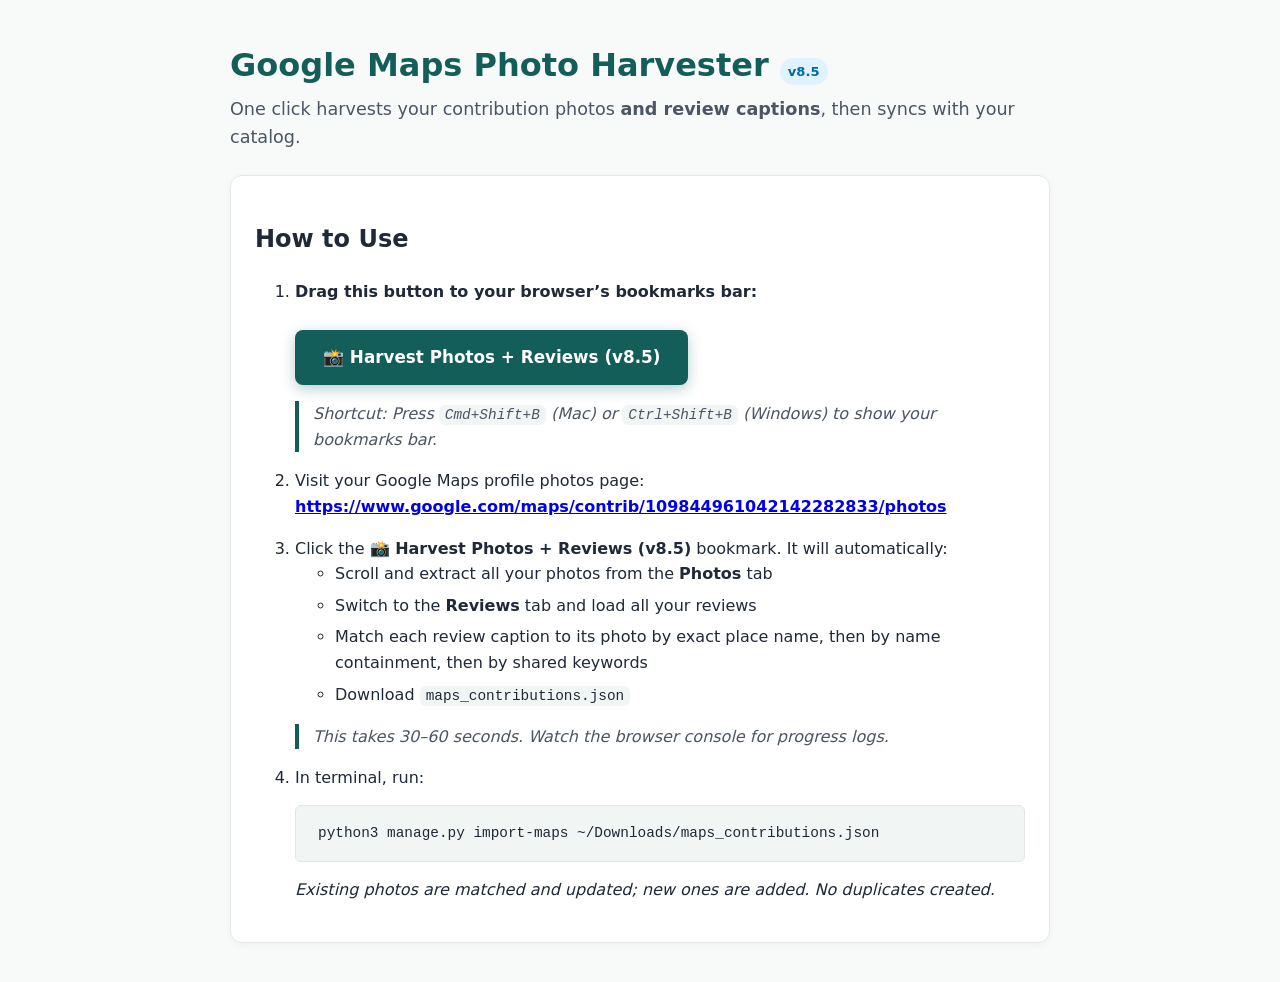
<file: tools/harvest_google_maps.html>
<!doctype html>
<html lang="en">
<head>
<meta charset="utf-8">
<meta name="viewport" content="width=device-width, initial-scale=1">
<title>Google Maps Photo Harvester · Quest for Signs of Life</title>
<style>
  :root { --accent: #135e58; --accent-hover: #0e4642; --bg: #f8faf9; --card: #ffffff; --text: #1f2937; --muted: #4b5563; }
  body { font-family: system-ui, -apple-system, sans-serif; line-height: 1.6; color: var(--text); background: var(--bg); max-width: 820px; margin: 40px auto; padding: 0 20px; }
  h1 { color: var(--accent); margin-bottom: 0.25rem; font-size: 2rem; }
  .tagline { color: var(--muted); margin-top: 0; font-size: 1.1rem; }
  .card { background: var(--card); border: 1px solid #e5e7eb; border-radius: 12px; padding: 24px; margin: 24px 0; box-shadow: 0 2px 8px rgba(0,0,0,0.04); }
  .btn-bookmarklet { display: inline-block; background: var(--accent); color: #fff !important; text-decoration: none; padding: 14px 28px; border-radius: 8px; font-weight: bold; cursor: move; box-shadow: 0 4px 14px rgba(19,94,88,0.3); font-size: 1.05rem; }
  .btn-bookmarklet:hover { background: var(--accent-hover); }
  code, pre { font-family: ui-monospace, SFMono-Regular, Menlo, monospace; font-size: 0.9rem; background: #f1f5f4; border-radius: 6px; }
  code { padding: 2px 6px; }
  pre { padding: 16px; overflow-x: auto; border: 1px solid #e2e8e5; }
  ol li { margin-bottom: 16px; }
  ul li { margin-bottom: 6px; }
  .tip { border-left: 4px solid var(--accent); padding-left: 14px; color: var(--muted); margin: 16px 0; }
  .badge { display: inline-block; background: #e0f2fe; color: #0369a1; padding: 3px 8px; border-radius: 999px; font-size: 0.82rem; font-weight: 600; }
</style>
</head>
<body>

<h1>Google Maps Photo Harvester <span class="badge">v8.5</span></h1>
<p class="tagline">One click harvests your contribution photos <strong>and review captions</strong>, then syncs with your catalog.</p>

<div class="card">
  <h2>How to Use</h2>
  <ol>
    <li>
      <strong>Drag this button to your browser&rsquo;s bookmarks bar:</strong><br><br>
      <a class="btn-bookmarklet" href="javascript:(async()=&gt;{const norm=s=&gt;(s||&#x27;&#x27;).toLowerCase().normalize(&#x27;NFD&#x27;).replace(/[\u0300-\u036f]/g,&#x27;&#x27;).replace(/[^a-z0-9]+/g,&#x27; &#x27;).trim();console.log(&#x27;%c[Harvester v8.5] Photos + Reviews...&#x27;,&#x27;color:#135e58;font-weight:bold;&#x27;);if(!location.href.includes(&#x27;/photos&#x27;)){const pt=Array.from(document.querySelectorAll(&#x27;button,[role=tab],a&#x27;)).find(t=&gt;(t.textContent||&#x27;&#x27;).trim().toLowerCase()===&#x27;photos&#x27;);if(pt){pt.click();await new Promise(r=&gt;setTimeout(r,2000));}}let sp=null;for(const d of document.querySelectorAll(&#x27;div&#x27;)){const s=window.getComputedStyle(d);if((s.overflowY===&#x27;auto&#x27;||s.overflowY===&#x27;scroll&#x27;)&amp;&amp;d.scrollHeight&gt;d.clientHeight+50){if((d.textContent||&#x27;&#x27;).includes(&#x27;Date&#x27;)){sp=d;break;}}}sp=sp||document.querySelector(&#x27;div[role=main]&#x27;)||document.body;let lh=0;for(let i=0;i&lt;15;i++){sp.scrollTop=sp.scrollHeight;await new Promise(r=&gt;setTimeout(r,500));if(sp.scrollHeight===lh&amp;&amp;i&gt;4)break;lh=sp.scrollHeight;}const clean=raw=&gt;{if(!raw)return null;const m=raw.match(/https?:\/\/[^&quot;&#x27;\)\s]+/);if(!m)return null;const u=m[0];if(/(\/a\/|\/ogw\/|default-user|avatar)/i.test(u))return null;if(/(googleusercontent\.com|ggpht\.com|googleapis\.com)/i.test(u)){if(/(\/p\/|gps-proxy|gps-cs|grass-cs|=w|=s|=h)/i.test(u)){return u.split(&#x27;=&#x27;)[0]+&#x27;=s1600&#x27;;}}return null;};const seen=new Set();const cand=Array.from(sp.querySelectorAll(&#x27;img,[style*=&quot;url(&quot;],div[role=img]&#x27;));const pes=[];for(const el of cand){const rect=el.getBoundingClientRect();if(rect.width&gt;0&amp;&amp;rect.width&lt;65)continue;let raw=el.tagName===&#x27;IMG&#x27;?(el.currentSrc||el.src||el.getAttribute(&#x27;data-src&#x27;)):(el.getAttribute(&#x27;style&#x27;)||window.getComputedStyle(el).backgroundImage);const high=clean(raw);if(!high||seen.has(high)||high.includes(&#x27;/a-/&#x27;))continue;seen.add(high);const photoCaption=(el.tagName===&#x27;IMG&#x27;?(el.getAttribute(&#x27;title&#x27;)||&#x27;&#x27;).trim():&#x27;&#x27;);pes.push({el,url:high,photoCaption});}const items=[];for(const{el,url,photoCaption}of pes){let curr=el,card=el;while(curr&amp;&amp;curr.parentElement&amp;&amp;curr.parentElement!==sp&amp;&amp;curr.parentElement!==document.body){const p=curr.parentElement;const txt=(p.textContent||&#x27;&#x27;).trim();if(txt.includes(&#x27;Local Guide&#x27;)||txt.includes(&#x27;Edit profile&#x27;)||txt.length&gt;280)break;card=p;curr=p;}let ael=card.querySelector(&#x27;[class*=&quot;fontBody&quot;],[class*=&quot;address&quot;]&#x27;);let cardCapEl=card.querySelector(&#x27;[class=&quot;caption&quot;],.caption,[class*=&quot;captionText&quot;]&#x27;);let cardCap=(cardCapEl?.textContent||&#x27;&#x27;).trim();let rawSub=(ael?.textContent||&#x27;&#x27;).trim();let placeType=&#x27;&#x27;;let loc=rawSub;if(rawSub.includes(&#x27;·&#x27;)){const parts=rawSub.split(&#x27;·&#x27;);placeType=parts[0].trim();loc=parts.slice(1).join(&#x27;·&#x27;).trim();}let title=&#x27;&#x27;;if(ael&amp;&amp;ael.previousElementSibling)title=(ael.previousElementSibling.textContent||&#x27;&#x27;).trim();if((!title||title.length&gt;60)&amp;&amp;ael&amp;&amp;ael.parentElement){const ptxt=(ael.parentElement.textContent||&#x27;&#x27;).trim();if(loc&amp;&amp;ptxt.includes(loc))title=ptxt.replace(loc,&#x27;&#x27;).trim();}if(!title||title.includes(&#x27;Local Guide&#x27;)||title.length&gt;60){let prev=card;while(prev){prev=prev.previousElementSibling||prev.parentElement;if(!prev||prev===sp||prev===document.body)break;const prevAel=prev.querySelector?.(&#x27;[class*=&quot;fontBody&quot;],[class*=&quot;address&quot;]&#x27;);if(prevAel){if(!loc)loc=(prevAel.textContent||&#x27;&#x27;).trim();if(prevAel.previousElementSibling)title=(prevAel.previousElementSibling.textContent||&#x27;&#x27;).trim();else if(prevAel.parentElement)title=(prevAel.parentElement.textContent||&#x27;&#x27;).replace(prevAel.textContent||&#x27;&#x27;,&#x27;&#x27;).trim();}if(!title){const ct=prev.querySelector?.(&#x27;[class*=&quot;fontHeadline&quot;],[class*=&quot;title&quot;],h1,h2,h3&#x27;)?.textContent?.trim();if(ct&amp;&amp;!ct.includes(&#x27;Local Guide&#x27;)&amp;&amp;ct.length&lt;60)title=ct;}if(title&amp;&amp;!title.includes(&#x27;Local Guide&#x27;)&amp;&amp;title.length&lt;60)break;}}title=title.replace(/\s+/g,&#x27; &#x27;).trim();loc=loc.replace(/\s+/g,&#x27; &#x27;).trim();if(!title||title.includes(&#x27;Local Guide&#x27;)||title.length&gt;60)title=&#x27;Photo Discovery&#x27;;const cat=/(sign|letras|i love|faro|tiny door)/i.test(title)?&#x27;Signs and Wonders&#x27;:/(sculpture|statue|monument|memorial|mural|obra|el lector|el vecino|lenda)/i.test(title)?&#x27;Public Art &amp; Sculptures&#x27;:&#x27;Travel Discoveries&#x27;;const mapUrl=`https://www.google.com/maps/search/?api=1&amp;query=${encodeURIComponent(title+(loc?&#x27; &#x27;+loc:&#x27;&#x27;))}`;const imgCap=cardCap||photoCaption;const caption=imgCap&amp;&amp;norm(imgCap)!==norm(title)?imgCap:&#x27;&#x27;;items.push({title,place_type:placeType,location:loc,caption,image_url:url,maps_url:mapUrl,category:cat});}const withCaption=items.filter(p=&gt;p.caption).length;console.log(`[Harvester] ${items.length} photos (${withCaption} with captions from Photos tab). Switching to Reviews...`);const rt=Array.from(document.querySelectorAll(&#x27;button,[role=tab],a&#x27;)).find(t=&gt;(t.textContent||&#x27;&#x27;).trim().toLowerCase()===&#x27;reviews&#x27;);if(rt){rt.click();await new Promise(r=&gt;setTimeout(r,2500));}let rsp=null;for(const d of document.querySelectorAll(&#x27;div&#x27;)){const s=window.getComputedStyle(d);if((s.overflowY===&#x27;auto&#x27;||s.overflowY===&#x27;scroll&#x27;)&amp;&amp;d.scrollHeight&gt;d.clientHeight+50){rsp=d;break;}}rsp=rsp||document.querySelector(&#x27;div[role=main]&#x27;)||document.body;let lhr=0;for(let i=0;i&lt;30;i++){rsp.scrollTop=rsp.scrollHeight;await new Promise(r=&gt;setTimeout(r,800));if(rsp.scrollHeight===lhr&amp;&amp;i&gt;5)break;lhr=rsp.scrollHeight;}const reviews=[];const ratingEls=Array.from(document.querySelectorAll(&#x27;[aria-label*=&quot;star&quot; i],[aria-label*=&quot;Rated&quot; i],[role=img][aria-label*=&quot;out of&quot;]&#x27;));const seenRev=new Set();const hasName=el=&gt;!!(el.querySelector(&#x27;a[href*=&quot;/maps/place/&quot;]&#x27;)||el.querySelector(&#x27;a[href*=&quot;maps.google.com&quot;]&#x27;)||el.querySelector(&#x27;[class*=&quot;fontHeadline&quot;],[class*=&quot;fontTitle&quot;]&#x27;)||el.querySelector(&#x27;h2,h3&#x27;));for(const ratingEl of ratingEls){const reviewContainer=ratingEl.closest(&#x27;[data-irrelevant-review-text-id]&#x27;);let card=ratingEl;for(let i=0;i&lt;8;i++){if(!card.parentElement||card.parentElement===rsp||card.parentElement===document.body)break;card=card.parentElement;if((card.textContent||&#x27;&#x27;).trim().length&gt;100)break;}if(!hasName(card)&amp;&amp;card.parentElement&amp;&amp;card.parentElement!==rsp&amp;&amp;card.parentElement!==document.body){card=card.parentElement;}const nameEl=card.querySelector(&#x27;a[href*=&quot;/maps/place/&quot;]&#x27;)||card.querySelector(&#x27;a[href*=&quot;maps.google.com&quot;]&#x27;)||card.querySelector(&#x27;[class*=&quot;fontHeadline&quot;],[class*=&quot;fontTitle&quot;]&#x27;)||card.querySelector(&#x27;h2,h3&#x27;);let name=(nameEl?.textContent||&#x27;&#x27;).trim().replace(/\s+/g,&#x27; &#x27;).slice(0,80);if(!name&amp;&amp;reviewContainer){const shareBtn=reviewContainer.querySelector(&#x27;button[aria-label^=&quot;Share &quot;]&#x27;);if(shareBtn){name=(shareBtn.getAttribute(&#x27;aria-label&#x27;)||&#x27;&#x27;).replace(/^Share\s+/,&#x27;&#x27;).replace(/[&#x27;&#x27;]\s*s review\.?\s*$/i,&#x27;&#x27;).trim().slice(0,80);}}if(!name||seenRev.has(name))continue;seenRev.add(name);const locEls=card.querySelectorAll(&#x27;[class*=&quot;fontBody&quot;],[class*=&quot;address&quot;]&#x27;);const locTexts=Array.from(locEls).map(el=&gt;el.textContent.trim()).filter(t=&gt;t&amp;&amp;t!==name&amp;&amp;t.length&lt;150&amp;&amp;!/(star|review|\d+\s+(month|year|week))/i.test(t));let rType=&#x27;&#x27;;let rloc=locTexts[0]||&#x27;&#x27;;for(const txt of locTexts){if(txt.includes(&#x27;·&#x27;)){const parts=txt.split(&#x27;·&#x27;);rType=parts[0].trim();rloc=parts.slice(1).join(&#x27;·&#x27;).trim();break;}}let reviewEl=null;if(reviewContainer){const rid=reviewContainer.getAttribute(&#x27;data-irrelevant-review-text-id&#x27;);reviewEl=rid?document.getElementById(rid):reviewContainer.querySelector(&#x27;[id][lang]&#x27;);}else{reviewEl=card.querySelector(&#x27;[id][lang]&#x27;);}if(!reviewEl){reviewEl=(reviewContainer||card).querySelector(&#x27;span.wiI7m,div.MyEned,[class*=&quot;review-text&quot;],[class*=&quot;reviewText&quot;]&#x27;);}const review=(reviewEl?.textContent||&#x27;&#x27;).trim().replace(/\s*see\s+more\s*$/i,&#x27;&#x27;).trim();const photoBtns=(reviewContainer||card).querySelectorAll(&#x27;button[data-tooltip]&#x27;);const tooltip=Array.from(photoBtns).map(b=&gt;(b.getAttribute(&#x27;data-tooltip&#x27;)||&#x27;&#x27;).trim()).filter(t=&gt;t)[0]||&#x27;&#x27;;if(review.length&gt;=5||tooltip)reviews.push({name,location:rloc,place_type:rType,review,tooltip});}console.log(`[Harvester] ${reviews.length} reviews. Matching uncaptioned photos...`);const revByTitle=new Map();for(const rev of reviews){const key=norm(rev.name);if(key&amp;&amp;!revByTitle.has(key))revByTitle.set(key,rev);}let matched=0;for(const photo of items){if(photo.caption)continue;const pT=norm(photo.title);let hitRev=revByTitle.get(pT);if(!hitRev){let hitLen=0;for(const[key,rev]of revByTitle){if(pT.includes(key)||key.includes(pT)){if(key.length&gt;hitLen){hitRev=rev;hitLen=key.length;}}}}if(!hitRev){const pWords=new Set(pT.split(&#x27; &#x27;).filter(w=&gt;w.length&gt;3));let bestSc=1;for(const[key,rev]of revByTitle){const sc=key.split(&#x27; &#x27;).filter(w=&gt;w.length&gt;3&amp;&amp;pWords.has(w)).length;if(sc&gt;bestSc){bestSc=sc;hitRev=rev;}}}if(hitRev){if(hitRev.place_type&amp;&amp;!photo.place_type)photo.place_type=hitRev.place_type;const revText=hitRev.tooltip||hitRev.review;if(revText){photo.caption=revText;matched++;}}}console.log(`%c[Harvester v8.5] Done! ${items.length} photos, ${withCaption} photo captions + ${matched} review captions.`,&#x27;color:#135e58;font-weight:bold;&#x27;);const blob=new Blob([JSON.stringify(items,null,2)],{type:&#x27;application/json&#x27;});const a=document.createElement(&#x27;a&#x27;);a.href=URL.createObjectURL(blob);a.download=&#x27;maps_contributions.json&#x27;;document.body.appendChild(a);a.click();document.body.removeChild(a);})()">&#128248; Harvest Photos + Reviews (v8.5)</a>
      <p class="tip"><em>Shortcut: Press <code>Cmd+Shift+B</code> (Mac) or <code>Ctrl+Shift+B</code> (Windows) to show your bookmarks bar.</em></p>
    </li>
    <li>
      Visit your Google Maps profile photos page:<br>
      <a href="https://www.google.com/maps/contrib/109844961042142282833/photos" target="_blank" rel="noopener noreferrer"><strong>https://www.google.com/maps/contrib/109844961042142282833/photos</strong></a>
    </li>
    <li>
      Click the <strong>&#128248; Harvest Photos + Reviews (v8.5)</strong> bookmark. It will automatically:
      <ul>
        <li>Scroll and extract all your photos from the <strong>Photos</strong> tab</li>
        <li>Switch to the <strong>Reviews</strong> tab and load all your reviews</li>
        <li>Match each review caption to its photo by exact place name, then by name containment, then by shared keywords</li>
        <li>Download <code>maps_contributions.json</code></li>
      </ul>
      <p class="tip"><em>This takes 30&ndash;60 seconds. Watch the browser console for progress logs.</em></p>
    </li>
    <li>
      In terminal, run:
      <pre><code>python3 manage.py import-maps ~/Downloads/maps_contributions.json</code></pre>
      <em>Existing photos are matched and updated; new ones are added. No duplicates created.</em>
    </li>
  </ol>
</div>

</body>
</html>
</file>
